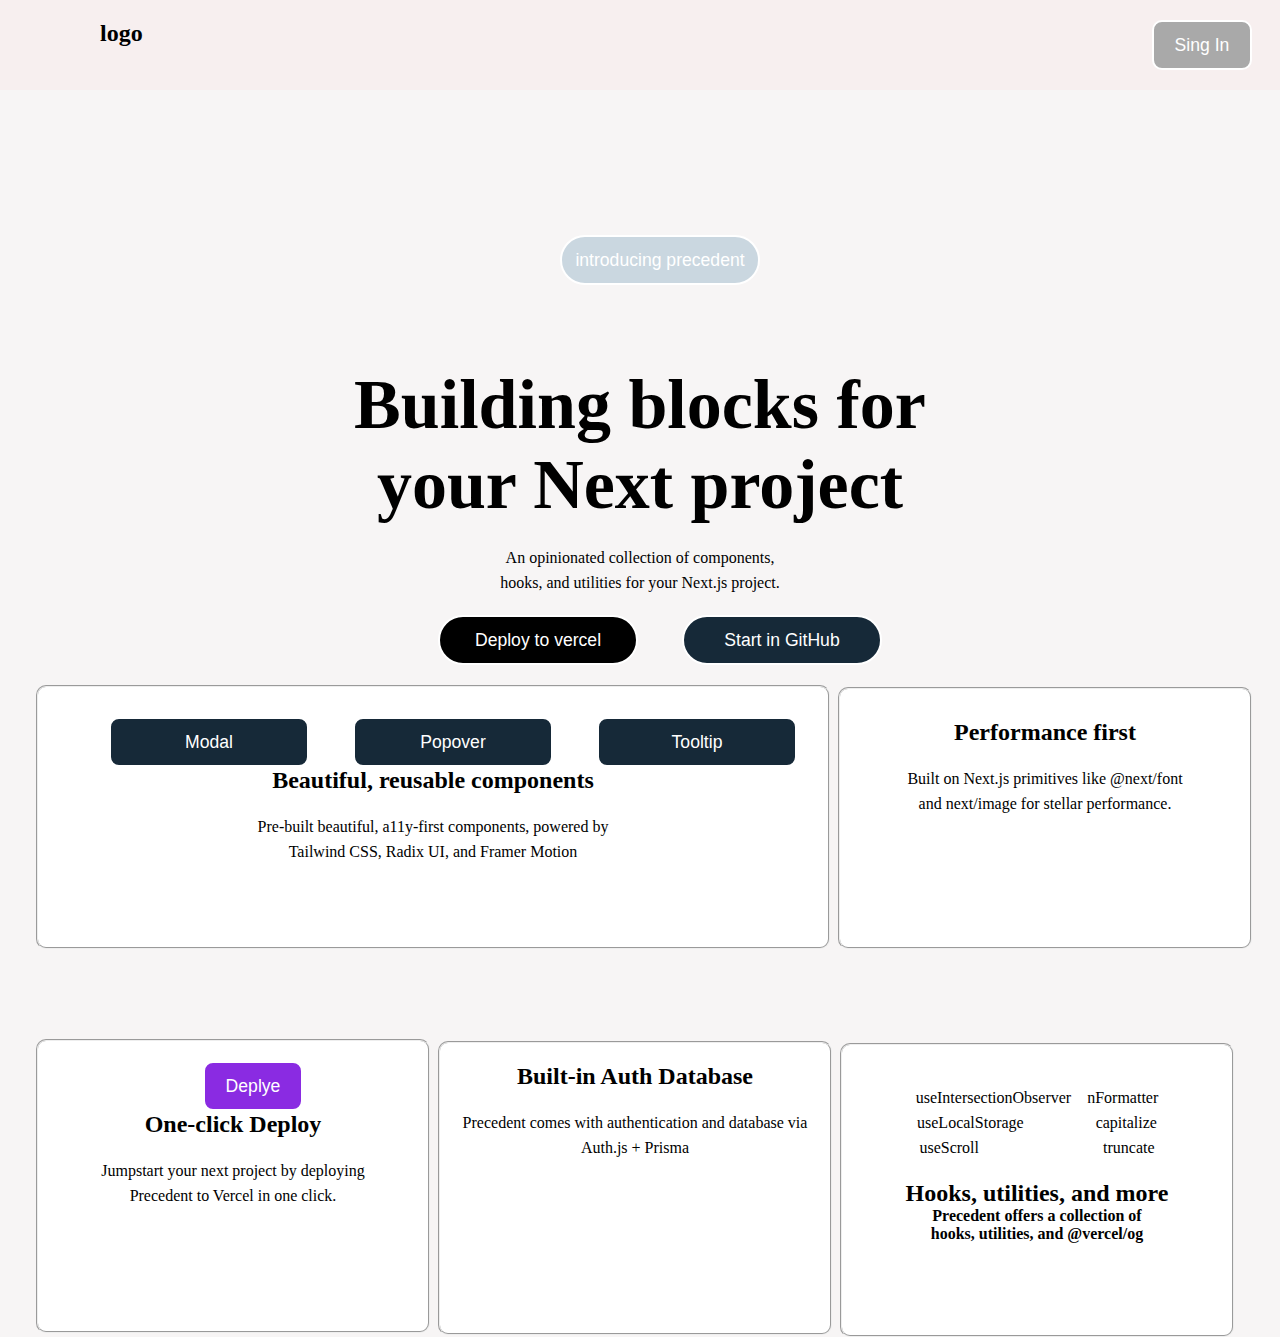
<file: index.html>
<!DOCTYPE html>
<html lang="en">
<head>
    <meta charset="UTF-8">
    <title>web</title>
    <link rel="stylesheet" href="style.css">
</head>
<body>
    <header>
        <h2>logo</h2>
        <nav>
           
           <button class="btnSingin">Sing In</button>
        </nav>
    </header>
    
    <div class="content">
        <button class="btnintroducing">introducing precedent</button>
        <ul>
        <h1>Building blocks for <br>your Next project</h1>
        <p>An opinionated collection of components,<br> hooks, and utilities for your Next.js project.</p>
        <button class="btnDeploytovercel">Deploy to vercel</button>
        <button class="btnStartinGitHub">Start in GitHub</button>
        </ul>
        <div class="rective">
            
                <button class="btnModal">Modal</button>
                <button class="btnpopover">Popover</button>
                <button class="btnTooltip">Tooltip</button>
                <h2>Beautiful, reusable components</h2>
                <p>Pre-built beautiful, a11y-first components, powered by<br> Tailwind CSS, Radix UI, and Framer Motion</p>
               <div class="main">
                  <h2>Performance first</h2>
                  <p> Built on Next.js primitives like @next/font <br>and next/image for stellar performance.</p>
                  
                 <div class="oneclike">
                    <button class="btnDeplye">Deplye</button>
                    <h2>One-click Deploy</h2>
                    <p>Jumpstart your next project by deploying <br>Precedent to Vercel in one click.</p>
                   
                    <div class="Built">
                        <h2>Built-in Auth Database</h2>
                        <p>Precedent comes with authentication and database via Auth.js + Prisma</p>

                        <div class="Hooks">
                            <p>useIntersectionObserver&nbsp; &nbsp;&nbsp;nFormatter
                                useLocalStorage&nbsp;&nbsp;&nbsp;&nbsp;&nbsp;&nbsp;&nbsp;&nbsp;&nbsp;&nbsp;&nbsp;&nbsp;&nbsp;&nbsp;&nbsp;&nbsp;&nbsp;&nbsp;capitalize 
                                useScroll&nbsp;&nbsp;&nbsp;&nbsp;&nbsp;&nbsp;&nbsp;&nbsp;&nbsp;&nbsp;&nbsp;&nbsp;&nbsp;&nbsp;&nbsp;&nbsp;&nbsp;&nbsp;&nbsp;&nbsp;&nbsp;&nbsp;&nbsp;&nbsp;&nbsp;&nbsp;&nbsp;&nbsp;&nbsp;&nbsp;&nbsp;truncate </p>
                                <h2>Hooks, utilities, and more</h2>
                                <h4>Precedent offers a collection of <br>hooks, utilities, and @vercel/og</h4>

                                
                        </div>
                        
                    </div>
                 </div>
                </div>

        </div>
        
    </div>
    <footer>
        <p> 2023 YourWebsiteName. All rights reserved.</p>
        <button class="btnzamin">zamin</button>
        
      </footer>
    
    
</body>
</html>
</file>
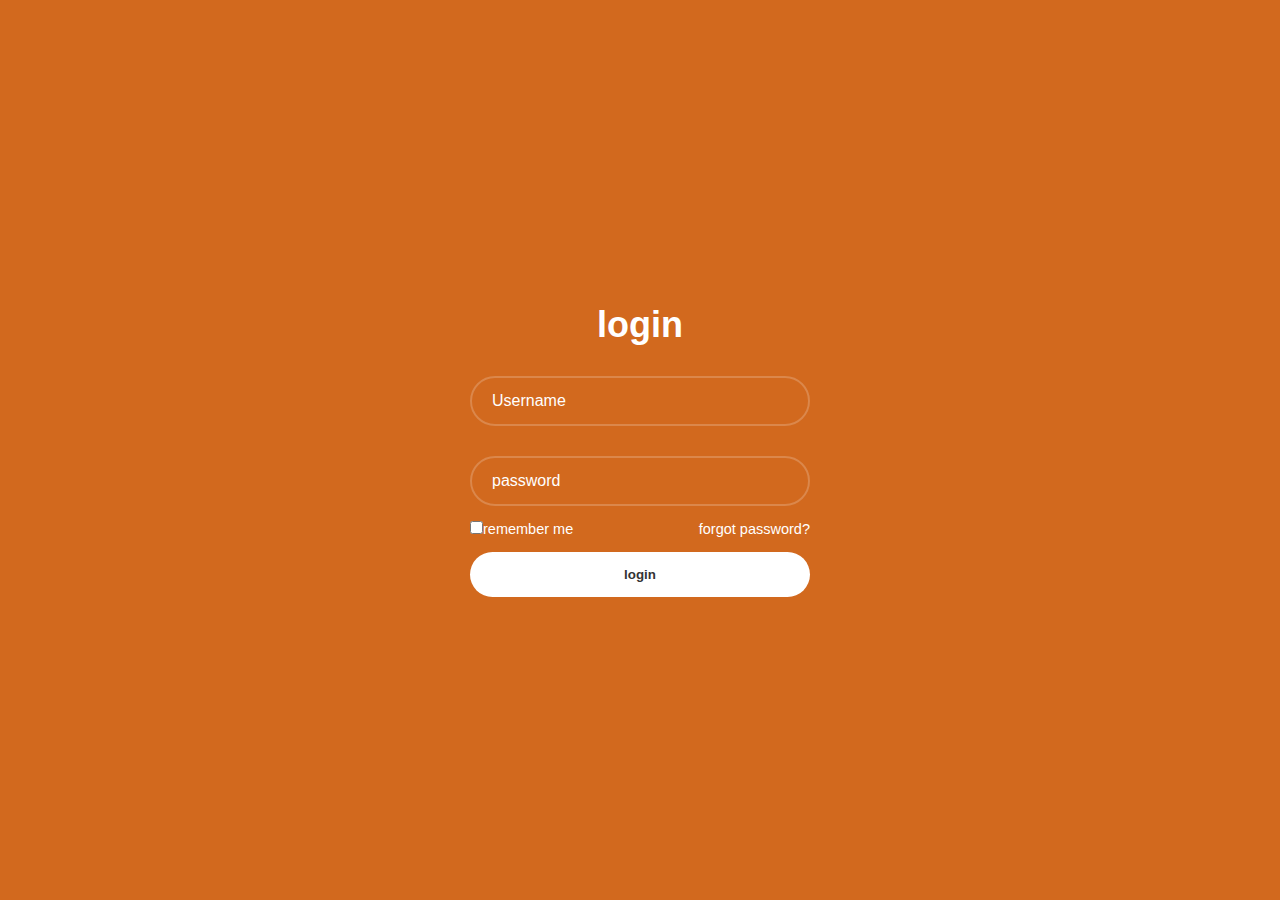
<file: first/index.html>
<html>
    <html lang="en">
        <head>
            <meta charset="UTF-8">
            <meta http-equiv="X-UA-compatible" content="IE=edge">
            <meta name="viwport" content="width=device-width,initial-scale.o">
            <title>login form in HTML and CSS</title>
            <link rel="stylesheet" href="style.css">
            <link href='https://unpkg.com/boxicons@2.1.4/css/boxicons.min.css' rel='stylesheet'>
        </head>
        
        <body>
            <div class="warpper">
                <form action="">
                    <h1>login</h1>
                    <div class="input-box">
                        <input type="text"placeholder="Username" required>
                      

                    </div>
                    <div class="input-box">
                        <input type="password"placeholder="password" required>
                      
                    </div>
                    <div class="remember-forgot">
                        <label><input type="checkbox">remember me</label>
                        <a href="#">forgot password?</a>
                        </div>
                        <button type="submit" class="btn">login</button>
                        
             
             </form>

             </div>
        
        </body>
</html>
</file>
<file: style.css>
*{
    margin: 0;
    padding: 0;
    font-size: sans-serife;
}
body{
    display: flex;
    justify-content: center;
    align-items: center;
    background-size: cover;
    background-position: center;
    background-color: rgb(247, 245, 245);
}
.banner{
    width: 100%;
    height: 150px;
    background-color: brown;
    background-position: center;
}
header{
    position: fixed;
    top: 0;
    left: 0;
    width: 90%;
    padding: 20px 100px;
    background-color: rgb(247, 239, 239);
    display: flex;
    justify-content: space-between;
    
    z-index: 99;
}
.logo{
    font-size: 2em;
    color: #fff;
    user-select: none;

}
.btnSingin{
    width: 100px;
    height: 50px;
    
    background-color: darkgrey;
    border: 2px solid #fff;
    outline: none;
    border-radius: 10px;
    cursor: pointer;
    font-size: 1.1em;
    color: #fff;
    font-weight: 500;
    margin-left: 40px;
    transition: .5s;
}
.btnSingin:hover{
    background: #fff;
    color: #162938;
}
.btnintroducing{
    width: 200px;
    height: 50px;
    background: transparent;
    border: 2px solid #fff;
    outline: none;
    border-radius: 50px;
    cursor: pointer;
    font-size: 1.1em;
    color: #fff;
    background-color: #cad7e0;
    font-weight: 500;
    margin-left: 40px;
    transition: .5s;
}
.content {
    width: 100%;
    position: absolute;
    top: 50%;
    transform: translateY(-50%);
    text-align: center;
   
}
.content h1{
    font-size: 70px;
    margin-top: 80px;
}
.content p{
    margin: 20px auto;
    font-weight: 100;
    line-height: 25px

    
}
.btnDeploytovercel{
        width: 200px;
        height: 50px;
        background: transparent;
        border: 2px solid #fff;
        outline: none;
        border-radius: 50px;
        cursor: pointer;
        font-size: 1.1em;
        color: #fff;
        background-color: black;
        font-weight: 500;
        margin-left: 40px;
        transition: .5s;
}
.btnStartinGitHub{
    width: 200px;
    height: 50px;
    background: transparent;
    border: 2px solid #fff;
    outline: none;
    border-radius: 50px;
    cursor: pointer;
    font-size: 1.1em;
    color: #fff;
    background-color: #162938;
    font-weight: 500;
    margin-left: 40px;
    transition: .5s;

}
.rective{
    width: 730px;
    height: 200px;
   border-style: groove;
   border-radius: 10px;
   background-color: white;
   border-width: 2px;
    position: absolute;
    top: 450px;
    right: 450px;
    
    padding: 30px;

}
.btnModal{
    width: 200px;
    height: 50px;
    background: transparent;
    border: 2px solid #fff;
    outline: none;
    border-radius: 10px;
    cursor: pointer;
    font-size: 1.1em;
    color: #fff;
    background-color: #162938;
    font-weight: 500;
    margin-left: 40px;
    transition: .5s;;
}
.btnpopover{
    width: 200px;
    height: 50px;
    background: transparent;
    border: 2px solid #fff;
    outline: none;
    border-radius: 10px;
    left: 50px;
    cursor: pointer;
    font-size: 1.1em;
    color: #fff;
    background-color: #162938;
    font-weight: 500;
    margin-left: 40px;
    transition: .5s;;
}
.btnTooltip{
    width: 200px;
    height: 50px;
    background: transparent;
    border: 2px solid #fff;
    outline: none;
    border-radius: 10px;
    cursor: pointer;
    font-size: 1.1em;
    color: #fff;
    background-color: #162938;
    font-weight: 500;
    margin-left: 40px;
    transition: .5s;
}
.main{
    width: 350px;
    height: 198px;
    border-style: groove;
    border-radius: 10px;
    background-color: white;
    border-width: 2px;
    position: absolute;
    top: 0px;
    left:800px;
   
    padding: 30px;
}
.btnDeplye{
    width: 100px;
    height: 50px;
    
    background-color: blueviolet;
    border: 2px solid #fff;
    outline: none;
    border-radius: 10px;
    cursor: pointer;
    font-size: 1.1em;
    color: #fff;
    font-weight: 500;
    margin-left: 40px;
    transition: .5s;
}
.oneclike{
    width: 350px;
    height: 250px;
    border-style: groove;
   border-radius: 10px;
    background-color: white;
    border-width: 2px;
    position: absolute;
    top: 350px;
    right:820px;
   
    padding: 20px;
}
.Built{
    width: 350px;
    height: 250px;
    border-style: groove;
   border-radius: 10px;
   background-color: white;
   border-width: 2px;
    position: absolute;
    top: 0;
    left: 400px;
   
    padding: 20px;
}
.Hooks{
    width: 350px;
    height: 250px;
    border-style: groove;
    border-radius: 10px;
    background-color: white;
    border-width: 2px;
    position: absolute;
    top: 0;
    left: 400px;
   
    padding: 20px;
}
.footer{
    width: 100%;
    position: absolute;
    top: 50%;
    transform: translateY(-50%);
    text-align: center;
   
}
</file>
<file: first/style.css>
* {
    margin: 0;
    padding: 0;
    box-sizing: border-box;
    font-family: "poppins",sans-serif;
}

body {
    display: flex;
    justify-content: center;
    align-items: center;
    min-height: 100vh;
    background: chocolate

} 

.warpper {
    width: 420px;
   ;
    color:#fff;
    border-radius: 10px;
    padding: 30px 40px;
}
.warpper h1 {
    font-size: 36px;
    text-align: center;
       
}
.warpper .input-box {
    width: 100%;
    height: 50px;
   
    margin: 30px 0;
}
.input-box input{
    width: 100%;
    height: 100%;
    background: transparent;
    border: none;
    outline: none;
    border: 2px solid rgba(255, 255, 255, .2);
    border-radius: 40px;
    font-size: 16px;
    color: #fff;
    padding: 20px 45px 20px 20px;

}
.input-box input::placeholder{
    color: #fff;

}

.warpper .remember-forgot{
    display: flex;
    justify-content: space-between;
    font-size: 14.5px;
    margin: -15px 0 15px;
}

.remember-forgot a{
    color: #fff;
    text-decoration: none;
}
.warpper .btn {
    width: 100%;
    height: 45px;
    background: #fff;
    border: none;
    outline: none;
    border-radius: 40px;
    box-shadow: 0 0 10px rgba(0, 0, 0 .1);
    cursor: pointer;
    color: #333;
    font-weight: 600;

}
.warpper .register-link{
    font-size: 14.5px;
    text-align: center;
    margin: 20px 0 15px;
}
.register-link p a{
    color: #fff;
    text-decoration: none;
    text-align: center;
    font-weight: 600;
}
.register-linkp a:hover {
    text-decoration: underline;
}
</file>
